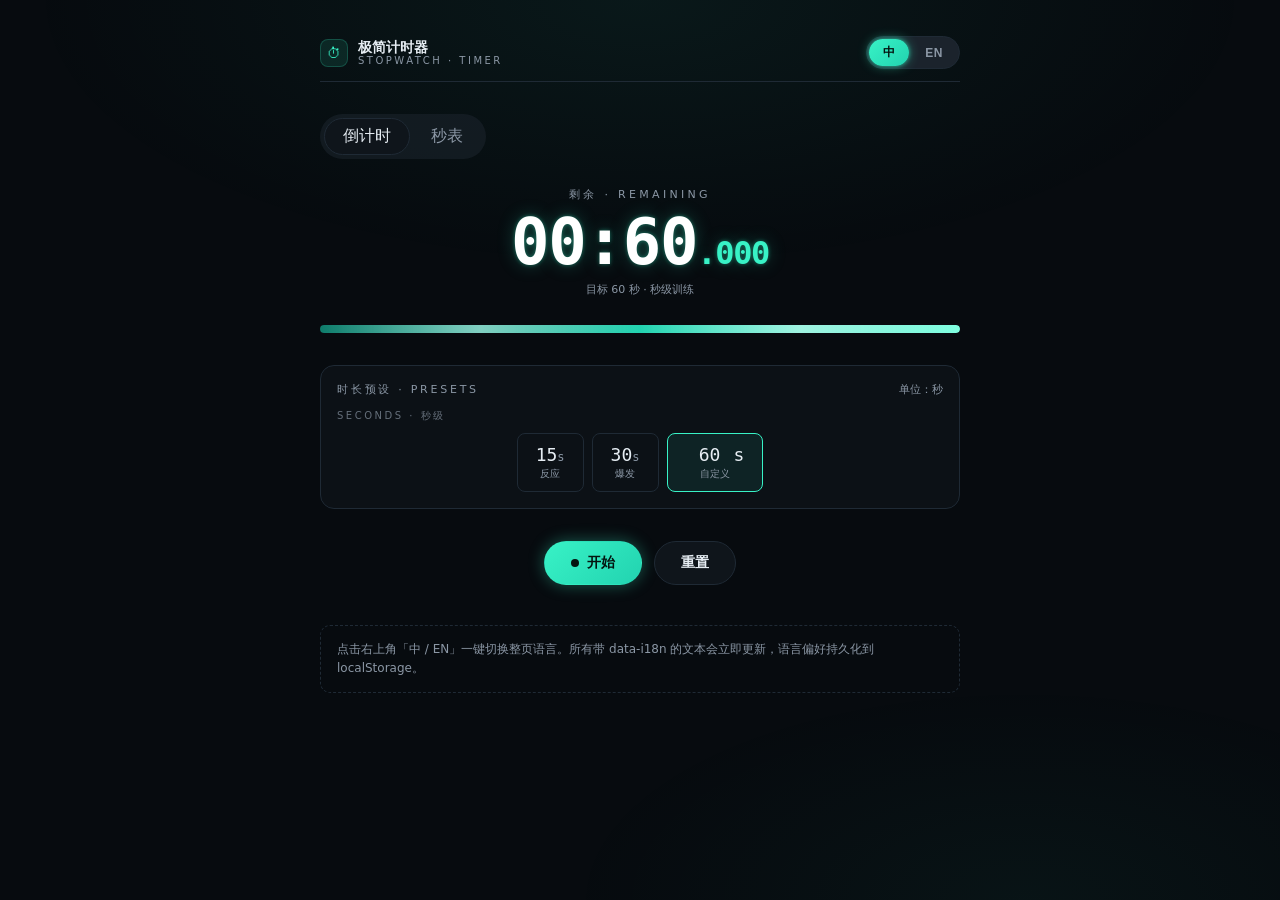
<file: preview-i18n.html>
<!DOCTYPE html>
<html lang="zh-CN" class="light">
<head>
<meta charset="UTF-8">
<meta name="viewport" content="width=device-width, initial-scale=1.0">
<title>中英文切换预览 · i18n Preview</title>
<style>
:root{
  --bg:#070B0F; --fg:#E6EDF3; --card:#0F151B; --muted:#1B232C;
  --mfg:#8B97A5; --border:#1F2A35; --primary:#38F2C6; --pfg:#04140F;
  --input:#16202A; --radius:14px;
  --font-sans:"Inter","PingFang SC","Microsoft YaHei",system-ui,sans-serif;
  --font-mono:"JetBrains Mono","SFMono-Regular","Consolas",monospace;
}
*{box-sizing:border-box;margin:0;padding:0}
body{background:var(--bg);color:var(--fg);font-family:var(--font-sans);min-height:100vh;padding:0}
.bg-texture{position:fixed;inset:0;pointer-events:none;
  background:
    radial-gradient(ellipse 80% 50% at 50% 0%, rgba(56,242,198,.06), transparent 60%),
    radial-gradient(ellipse 60% 40% at 80% 100%, rgba(56,242,198,.04), transparent 60%);
}
.wrap{position:relative;max-width:680px;margin:0 auto;padding:24px 20px 60px}

/* 顶栏 */
.topbar{display:flex;align-items:center;justify-content:space-between;
  padding:12px 0;border-bottom:1px solid var(--border);margin-bottom:32px}
.brand{display:flex;align-items:center;gap:10px}
.brand__logo{width:28px;height:28px;border-radius:8px;
  background:rgba(56,242,198,.1);border:1px solid rgba(56,242,198,.2);
  display:grid;place-items:center;color:var(--primary);font-size:14px}
.brand__name{display:flex;flex-direction:column;line-height:1}
.brand__name b{font-size:14px;font-weight:600}
.brand__name span{font-size:10px;letter-spacing:.25em;color:var(--mfg);margin-top:2px}

/* Segmented 语言切换（D 方案） */
.lang-seg{display:inline-flex;align-items:center;gap:2px;
  background:var(--muted);border:1px solid var(--border);border-radius:999px;padding:2px}
.lang-seg button{border:0;background:transparent;color:var(--mfg);
  font-size:12px;font-weight:600;letter-spacing:.05em;
  padding:5px 14px;border-radius:999px;cursor:pointer;transition:all .2s}
.lang-seg button.on{background:linear-gradient(135deg,#38F2C6,#22D3B0);
  color:var(--pfg);box-shadow:0 0 12px rgba(56,242,198,.45),0 0 4px rgba(56,242,198,.6)}

/* Tab */
.tabs{display:inline-flex;align-items:center;gap:2px;
  background:rgba(27,35,44,.6);border-radius:999px;padding:4px;margin-bottom:28px}
.tab{display:inline-flex;align-items:center;gap:6px;
  padding:7px 18px;border-radius:999px;font-size:16px;color:var(--mfg);
  cursor:pointer;border:1px solid transparent;transition:all .2s}
.tab.on{background:var(--card);color:var(--fg);border-color:var(--border);
  font-weight:500}

/* 显示区 */
.display{display:flex;flex-direction:column;align-items:center;gap:8px;margin-bottom:28px}
.display .cap{font-size:11px;letter-spacing:.3em;color:var(--mfg)}
.display .digits{font-family:var(--font-mono);font-size:64px;font-weight:700;
  line-height:1;letter-spacing:-.02em;color:#fff;
  text-shadow:0 0 18px rgba(56,242,198,.25),0 0 4px rgba(56,242,198,.4)}
.display .digits .ms{color:var(--primary);font-size:32px}
.display .target{font-size:11px;color:var(--mfg)}

/* 进度条 */
.progress{height:8px;background:var(--input);border-radius:999px;
  margin-bottom:32px;overflow:hidden;position:relative}
.progress__fill{height:100%;width:100%;border-radius:999px;
  background:linear-gradient(90deg,#0E7C6B,#22D3B0,#7FFFE0);
  box-shadow:0 0 14px rgba(56,242,198,.5),0 0 4px rgba(56,242,198,.7);
  position:relative}
.progress__fill::after{content:"";position:absolute;inset:0;border-radius:999px;
  background:linear-gradient(90deg,transparent,rgba(255,255,255,.45),transparent);
  background-size:50% 100%;animation:sweep 2.2s linear infinite}
@keyframes sweep{0%{background-position:-50% 0}100%{background-position:150% 0}}

/* 预设 */
.presets{background:rgba(15,21,27,.7);border:1px solid var(--border);
  border-radius:var(--radius);padding:16px;margin-bottom:32px}
.presets__head{display:flex;justify-content:space-between;align-items:center;margin-bottom:12px}
.presets__head .l{font-size:11px;letter-spacing:.25em;color:var(--mfg)}
.presets__head .r{font-size:11px;color:var(--mfg);font-family:var(--font-mono)}
.presets__sub{font-size:10px;letter-spacing:.25em;color:rgba(139,151,165,.7);margin-bottom:10px}
.presets__row{display:flex;flex-wrap:wrap;justify-content:center;gap:8px}
.preset{border:1px solid var(--border);background:transparent;border-radius:8px;
  padding:10px 18px;display:flex;flex-direction:column;align-items:center;gap:2px;
  cursor:pointer;transition:all .2s;color:var(--fg)}
.preset:hover{background:rgba(27,35,44,.5)}
.preset.on{border-color:var(--primary);background:rgba(56,242,198,.08)}
.preset .v{font-family:var(--font-mono);font-size:18px}
.preset .v .u{font-size:12px;color:var(--mfg)}
.preset .l{font-size:10px;color:var(--mfg)}
.custom-input{width:48px;background:transparent;border:0;text-align:center;
  font-family:var(--font-mono);font-size:18px;color:var(--fg);outline:0}

/* 控制按钮 */
.controls{display:flex;justify-content:center;gap:12px}
.btn{display:inline-flex;align-items:center;gap:8px;
  padding:12px 26px;border-radius:999px;font-size:14px;font-weight:600;
  cursor:pointer;border:1px solid var(--border);background:var(--card);
  color:var(--fg);transition:all .2s}
.btn:hover{background:var(--muted)}
.btn--primary{background:linear-gradient(135deg,#38F2C6,#22D3B0);
  color:var(--pfg);border-color:transparent;
  box-shadow:0 0 16px rgba(56,242,198,.35)}
.dot{width:8px;height:8px;border-radius:50%;background:currentColor}

.note{margin-top:40px;padding:14px 16px;border:1px dashed var(--border);
  border-radius:10px;font-size:12px;color:var(--mfg);line-height:1.6}
</style>
</head>
<body>
<div class="bg-texture"></div>
<div class="wrap">

  <!-- 顶栏（含 D：Segmented 语言切换） -->
  <header class="topbar">
    <div class="brand">
      <span class="brand__logo">⏱</span>
      <span class="brand__name">
        <b data-i18n="brand">极简计时器</b>
        <span data-i18n="brandSub">STOPWATCH · TIMER</span>
      </span>
    </div>
    <div class="lang-seg" role="group" aria-label="Language">
      <button id="lang-zh" class="on" type="button">中</button>
      <button id="lang-en" type="button">EN</button>
    </div>
  </header>

  <!-- Tab（倒计时左、秒表右） -->
  <nav class="tabs" aria-label="mode">
    <div class="tab on" data-i18n="tabCountdown">倒计时</div>
    <div class="tab" data-i18n="tabStopwatch">秒表</div>
  </nav>

  <!-- 显示区 -->
  <section class="display">
    <span class="cap" data-i18n="remaining">剩余 · REMAINING</span>
    <div class="digits">00:60<span class="ms">.000</span></div>
    <span class="target" data-i18n="target">目标 60 秒 · 秒级训练</span>
  </section>

  <!-- 进度条 -->
  <div class="progress"><div class="progress__fill"></div></div>

  <!-- 预设 -->
  <section class="presets">
    <div class="presets__head">
      <span class="l" data-i18n="presets">时长预设 · PRESETS</span>
      <span class="r" data-i18n="unit">单位：秒</span>
    </div>
    <div class="presets__sub" data-i18n="seconds">SECONDS · 秒级</div>
    <div class="presets__row">
      <div class="preset"><span class="v">15<span class="u">s</span></span><span class="l" data-i18n="reaction">反应</span></div>
      <div class="preset"><span class="v">30<span class="u">s</span></span><span class="l" data-i18n="burst">爆发</span></div>
      <div class="preset on"><span class="v"><input class="custom-input" value="60">s</span><span class="l" data-i18n="custom">自定义</span></div>
    </div>
  </section>

  <!-- 控制按钮 -->
  <div class="controls">
    <button class="btn btn--primary"><span class="dot"></span><span data-i18n="start">开始</span></button>
    <button class="btn"><span data-i18n="reset">重置</span></button>
  </div>

  <p class="note" data-i18n="note">点击右上角「中 / EN」一键切换整页语言。所有带 data-i18n 的文本会立即更新，语言偏好持久化到 localStorage。</p>
</div>

<script>
var I18N={
  zh:{
    brand:"极简计时器",brandSub:"STOPWATCH · TIMER",
    tabCountdown:"倒计时",tabStopwatch:"秒表",
    remaining:"剩余 · REMAINING",
    target:"目标 60 秒 · 秒级训练",
    presets:"时长预设 · PRESETS",unit:"单位：秒",
    seconds:"SECONDS · 秒级",
    reaction:"反应",burst:"爆发",custom:"自定义",
    start:"开始",reset:"重置",
    note:"点击右上角「中 / EN」一键切换整页语言。所有带 data-i18n 的文本会立即更新，语言偏好持久化到 localStorage。"
  },
  en:{
    brand:"Minimal Timer",brandSub:"STOPWATCH · TIMER",
    tabCountdown:"COUNTDOWN",tabStopwatch:"STOPWATCH",
    remaining:"REMAINING",
    target:"Target 60s · Sec training",
    presets:"DURATION · PRESETS",unit:"Unit: sec",
    seconds:"SECONDS",
    reaction:"Reaction",burst:"Burst",custom:"Custom",
    start:"Start",reset:"Reset",
    note:"Click 中 / EN at top-right to toggle the whole page language. All data-i18n texts update instantly, preference persists in localStorage."
  }
};
var cur='zh';
function applyLang(l){
  cur=l;
  document.documentElement.lang = l==='zh'?'zh-CN':'en';
  document.querySelectorAll('[data-i18n]').forEach(function(el){
    var k=el.getAttribute('data-i18n');
    if(I18N[l][k]) el.textContent=I18N[l][k];
  });
  document.getElementById('lang-zh').className = l==='zh'?'on':'';
  document.getElementById('lang-en').className = l==='en'?'on':'';
}
document.getElementById('lang-zh').onclick=function(){applyLang('zh')};
document.getElementById('lang-en').onclick=function(){applyLang('en')};
</script>
</body>
</html>
</file>
